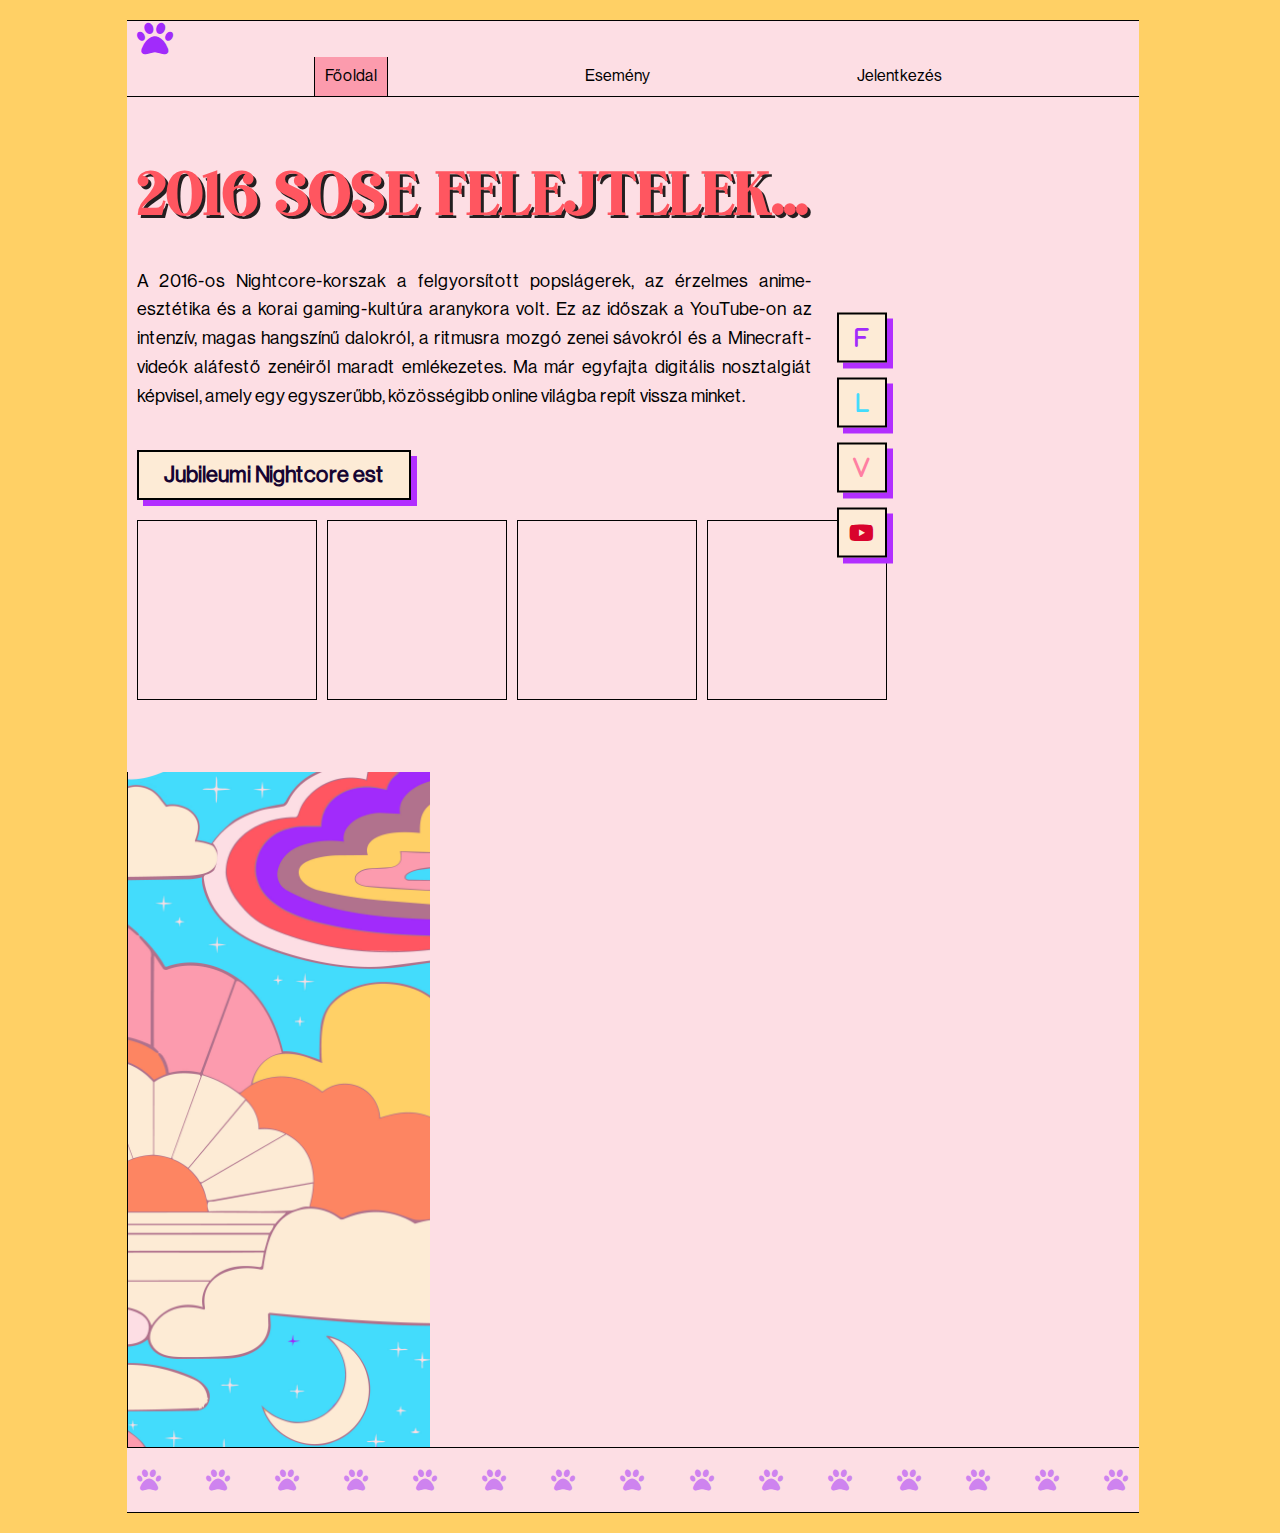
<file: index.html>
<!doctype html>
<html lang="hu">
  <head>
    <meta charset="UTF-8" />
    <meta name="viewport" content="width=device-width, initial-scale=1.0" />
    <title>Főoldal</title>
    <link
      rel="stylesheet"
      href="https://cdnjs.cloudflare.com/ajax/libs/font-awesome/6.4.0/css/all.min.css"
    />
    <link rel="stylesheet" href="css/style.css" />
    <link rel="stylesheet" href="css/layout.css" />
    <link rel="stylesheet" href="css/nav.css" />
  </head>

  <body>
    <main>
      <nav>
        <a id="brand" href="index.html"
          ><i class="fa-solid fa-paw header-icon"></i
        ></a>
        <ul>
          <li class="active"><a href="index.html">Főoldal</a></li>
          <li><a href="event.html">Esemény</a></li>
          <li><a href="form.html">Jelentkezés</a></li>
        </ul>
      </nav>
      <article>
        <h1>2016 sose felejtelek...</h1>
        <p>
          A 2016-os Nightcore-korszak a felgyorsított popslágerek, az érzelmes
          anime-esztétika és a korai gaming-kultúra aranykora volt. Ez az
          időszak a YouTube-on az intenzív, magas hangszínű dalokról, a ritmusra
          mozgó zenei sávokról és a Minecraft-videók aláfestő zenéiről maradt
          emlékezetes. Ma már egyfajta digitális nosztalgiát képvisel, amely egy
          egyszerűbb, közösségibb online világba repít vissza minket.
        </p>
        <div class="icons">
          <ul>
            <li>
              <a href="https://github.com/FruHuszar" target="_blank"
                ><i class="fa-solid fa-f fruzsibaba"></i
              ></a>
            </li>
            <li>
              <a href="https://github.com/hrvthlevi" target="_blank"
                ><i class="fa-solid fa-l levibaba"></i
              ></a>
            </li>
            <li>
              <a href="https://github.com/harnosvandaalina" target="_blank"
                ><i class="fa-solid fa-v vandababa"></i
              ></a>
            </li>
            <li>
              <a
                href="https://www.youtube.com/@ARLyricsNightcore"
                target="_blank"
                ><i class="fa-brands fa-youtube youtube"></i
              ></a>
            </li>
          </ul>
        </div>
        <div class="button">
          <a href="event.html">Jubileumi Nightcore est</a>
        </div>
        <div id="events">
          <div class="love">
              
          </div>
          <div class="love"></div>
          <div class="love"></div>
          <div class="love"></div>
        </div>
      </article>
      <aside></aside>
      <footer>
        <div class="footer-pattern">
          <i class="fa-solid fa-paw"></i>
          <i class="fa-solid fa-paw"></i>
          <i class="fa-solid fa-paw"></i>
          <i class="fa-solid fa-paw"></i>
          <i class="fa-solid fa-paw"></i>
          <i class="fa-solid fa-paw"></i>
          <i class="fa-solid fa-paw"></i>
          <i class="fa-solid fa-paw"></i>
          <i class="fa-solid fa-paw"></i>
          <i class="fa-solid fa-paw"></i>
          <i class="fa-solid fa-paw"></i>
          <i class="fa-solid fa-paw"></i>
          <i class="fa-solid fa-paw"></i>
          <i class="fa-solid fa-paw"></i>
          <i class="fa-solid fa-paw"></i>
        </div>
      </footer>
    </main>
  </body>
</html>
</file>
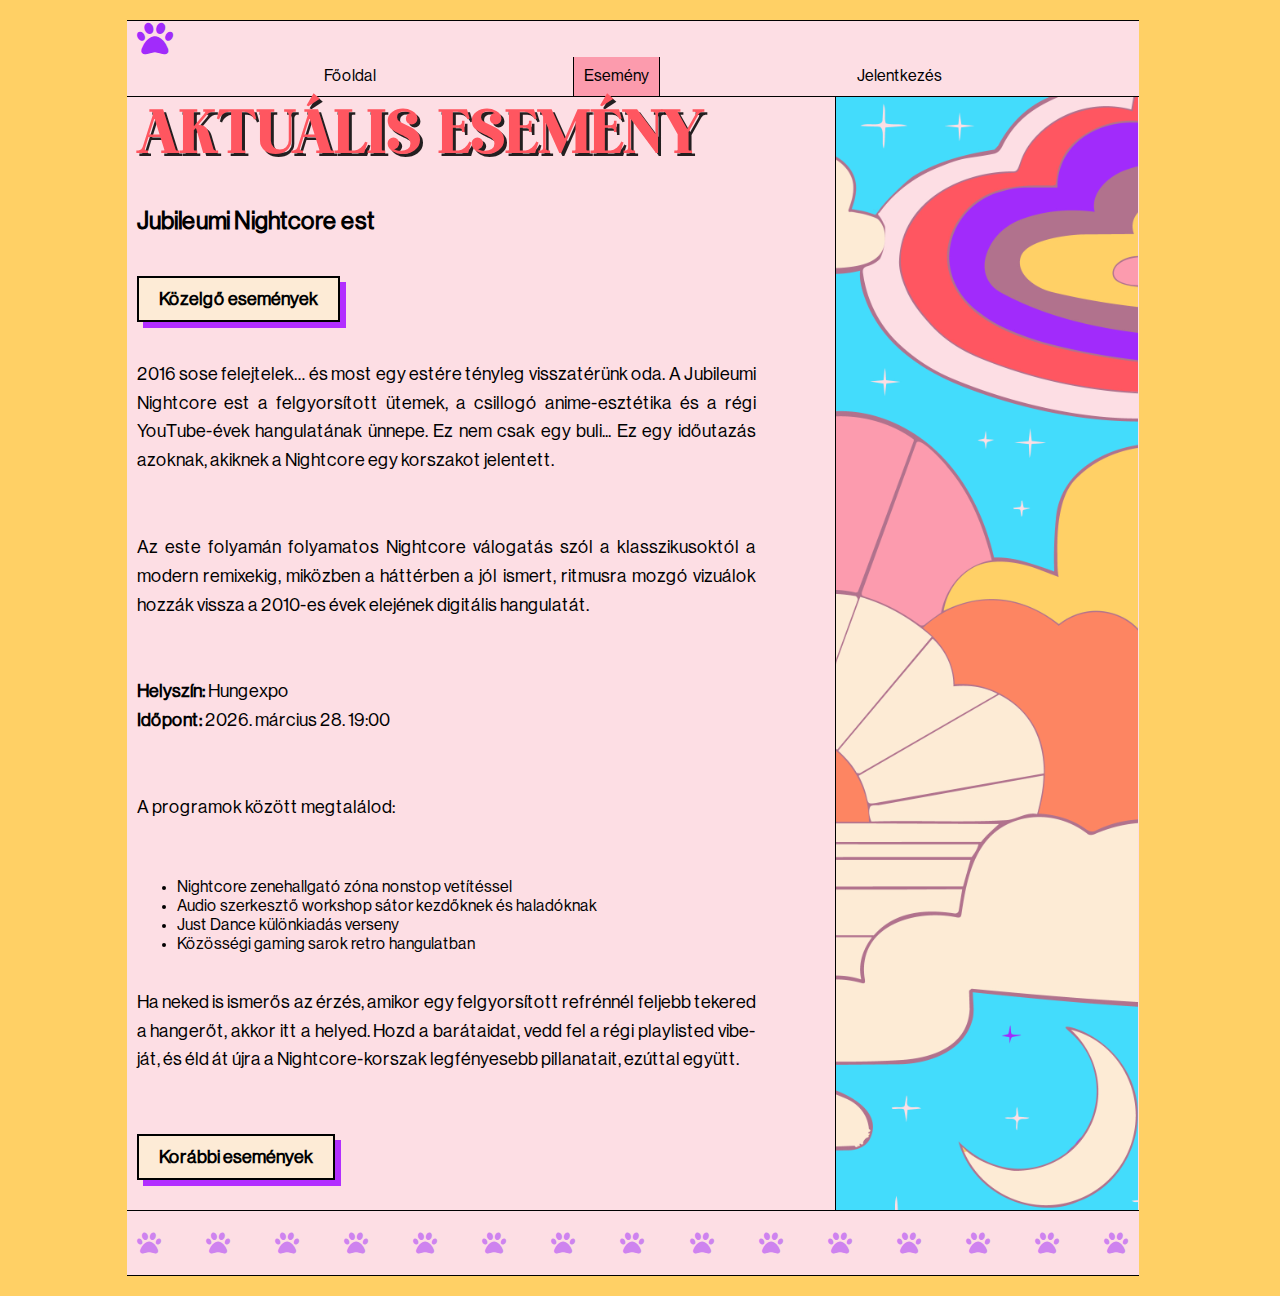
<file: event.html>
<!doctype html>
<html lang="hu">
  <head>
    <meta charset="UTF-8" />
    <meta name="viewport" content="width=device-width, initial-scale=1.0" />
    <title>Főoldal</title>
    <link
      rel="stylesheet"
      href="https://cdnjs.cloudflare.com/ajax/libs/font-awesome/6.4.0/css/all.min.css"
    />
    <link rel="stylesheet" href="css/style.css" />
    <link rel="stylesheet" href="css/layout.css" />
    <link rel="stylesheet" href="css/nav.css" />
    <link rel="stylesheet" href="css/event.css" />
  </head>

  <body>
    <main>
      <nav>
        <a id="brand" href="index.html"
          ><i class="fa-solid fa-paw header-icon"></i
        ></a>
        <ul>
          <li><a href="index.html">Főoldal</a></li>
          <li class="active"><a href="event.html">Esemény</a></li>
          <li><a href="form.html">Jelentkezés</a></li>
        </ul>
      </nav>
      <article>
        <h1>Aktuális esemény</h1>
        <h2>Jubileumi Nightcore est</h2>
        <div class="button-container">
          <a href="#" class="retro-btn">Közelgő események</a>
        </div>

        <p>
          2016 sose felejtelek… és most egy estére tényleg visszatérünk oda. A
          Jubileumi Nightcore est a felgyorsított ütemek, a csillogó
          anime-esztétika és a régi YouTube-évek hangulatának ünnepe. Ez nem
          csak egy buli... Ez egy időutazás azoknak, akiknek a Nightcore egy
          korszakot jelentett.
        </p>
        <p>
          Az este folyamán folyamatos Nightcore válogatás szól a klasszikusoktól
          a modern remixekig, miközben a háttérben a jól ismert, ritmusra mozgó
          vizuálok hozzák vissza a 2010-es évek elejének digitális hangulatát.
        </p>
        <p>
          <strong>Helyszín:</strong> Hungexpo<br />
          <strong>Időpont:</strong> 2026. március 28. 19:00
        </p>
        <p>A programok között megtalálod:</p>
        <ul>
          <li>Nightcore zenehallgató zóna nonstop vetítéssel</li>
          <li>Audio szerkesztő workshop sátor kezdőknek és haladóknak</li>
          <li>Just Dance különkiadás verseny</li>
          <li>Közösségi gaming sarok retro hangulatban</li>
        </ul>
        <p>
          Ha neked is ismerős az érzés, amikor egy felgyorsított refrénnél
          feljebb tekered a hangerőt, akkor itt a helyed. Hozd a barátaidat,
          vedd fel a régi playlisted vibe-ját, és éld át újra a
          Nightcore-korszak legfényesebb pillanatait, ezúttal együtt.
        </p>
        <div class="button-container">
          <a href="#" class="retro-btn">Korábbi események</a>
        </div>
      </article>
      <aside></aside>
      <footer>
        <div class="footer-pattern">
          <i class="fa-solid fa-paw"></i>
          <i class="fa-solid fa-paw"></i>
          <i class="fa-solid fa-paw"></i>
          <i class="fa-solid fa-paw"></i>
          <i class="fa-solid fa-paw"></i>
          <i class="fa-solid fa-paw"></i>
          <i class="fa-solid fa-paw"></i>
          <i class="fa-solid fa-paw"></i>
          <i class="fa-solid fa-paw"></i>
          <i class="fa-solid fa-paw"></i>
          <i class="fa-solid fa-paw"></i>
          <i class="fa-solid fa-paw"></i>
          <i class="fa-solid fa-paw"></i>
          <i class="fa-solid fa-paw"></i>
          <i class="fa-solid fa-paw"></i>
        </div>
      </footer>
    </main>
  </body>
</html>
</file>
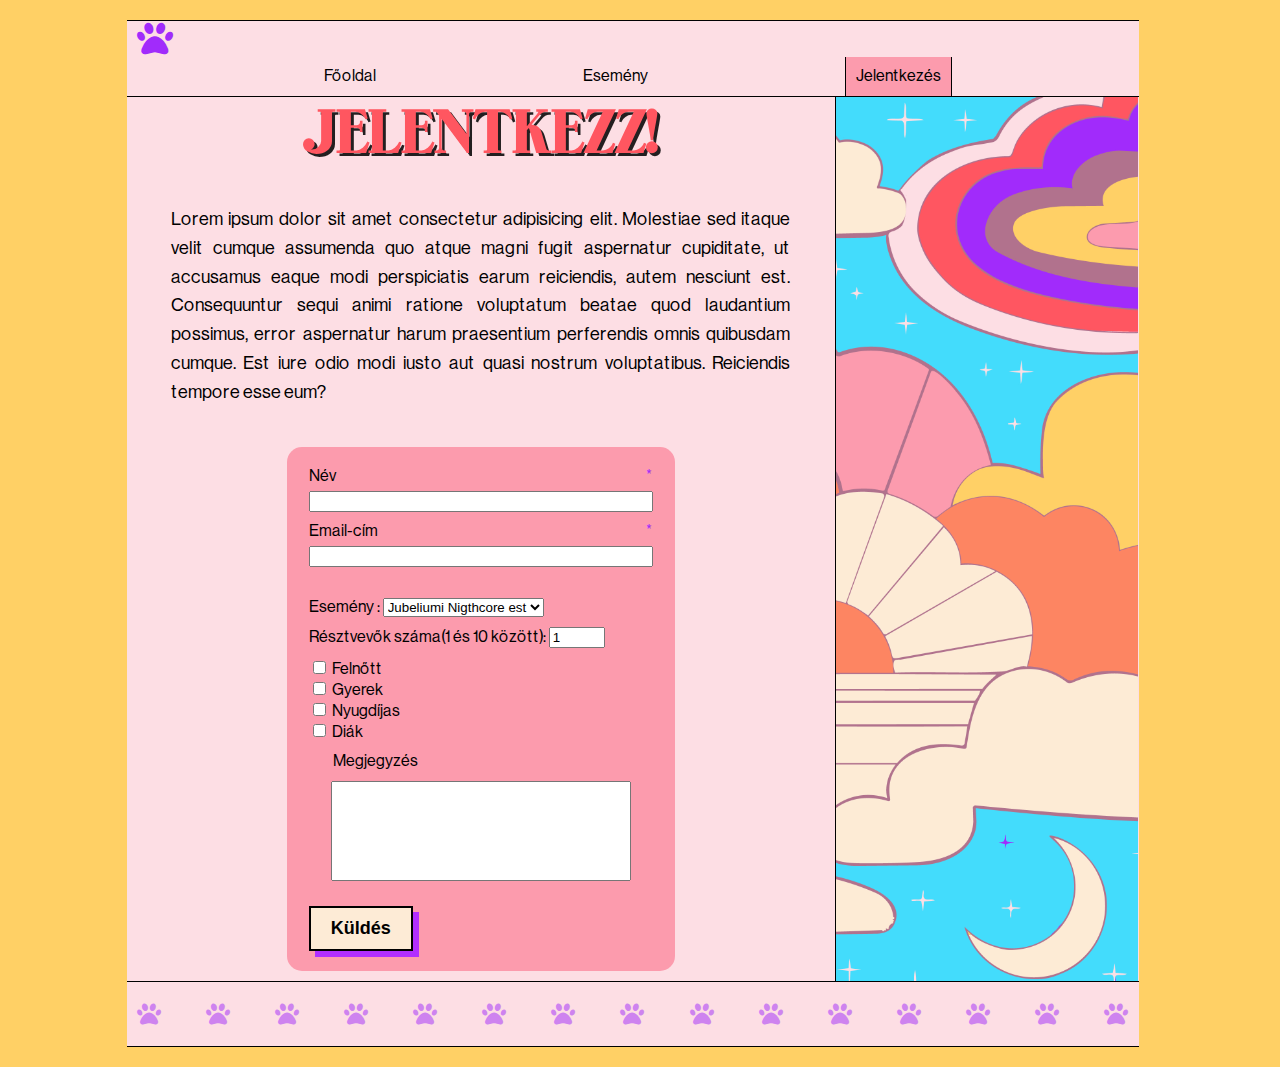
<file: form.html>
<!doctype html>
<html lang="hu">
  <head>
    <meta charset="UTF-8" />
    <meta name="viewport" content="width=device-width, initial-scale=1.0" />
    <title>Jelentkezes</title>
    <link
      rel="stylesheet"
      href="https://cdnjs.cloudflare.com/ajax/libs/font-awesome/6.4.0/css/all.min.css"
    />
    <link rel="stylesheet" href="css/style.css" />
    <link rel="stylesheet" href="css/layout.css" />
    <link rel="stylesheet" href="css/nav.css" />
    <link rel="stylesheet" href="css/form.css">
  </head>

  <body>
    <main>
      <nav>
        <a id="brand" href="index.html"
          ><i class="fa-solid fa-paw header-icon"></i
        ></a>
        <ul>
          <li><a href="index.html">Főoldal</a></li>
          <li><a href="event.html">Esemény</a></li>
          <li class="active"><a href="form.html">Jelentkezés</a></li>
        </ul>
      </nav>
            <article>
        <h1>Jelentkezz!</h1>
        <p>Lorem ipsum dolor sit amet consectetur adipisicing elit. Molestiae sed itaque velit cumque assumenda quo atque magni fugit aspernatur cupiditate, ut accusamus eaque modi perspiciatis earum reiciendis, autem nesciunt est.
        Consequuntur sequi animi ratione voluptatum beatae quod laudantium possimus, error aspernatur harum praesentium perferendis omnis quibusdam cumque. Est iure odio modi iusto aut quasi nostrum voluptatibus. Reiciendis tempore esse eum?</p>
        <form action="">
          <fieldset class="registration">
            <legend></legend>
            <div class="reg">
              <label for="name">Név <span> * </span></label>
              <input
                type="text"
                name="name"
                id="name"
                required
                maxlength="50"
              />
            </div>
            <div class="reg">
              <label for="email_add">Email-cím <span> * </span></label>
              <input type="email" name="email_add" id="email_add" required />
            </div>
          </fieldset>
          <fieldset>
            <legend></legend>
            <div class="event">
              <label for="event">Esemény :</label>
              <select name="event_chose" id="cho">
                <option value="Zambo Jimmy koncert" name="v1">
                  Zámbó Jimmy koncert
                </option>
                <option value="Jubileumi Nigthcore est" selected name="v2">
                  Jubeliumi Nigthcore est
                </option>
                <option value="Ironmouse" name="v3">Ironmouse</option>
                <option value="Be my bad boy veretes" name="v4">
                  Be my bad boy veretés
                </option>
              </select>
            </div>
            <div class="par">
              <label for="participant">Résztvevők száma(1 és 10 között):</label>
              <input
                type="number"
                id="participant"
                name="participant"
                min="1"
                max="10"
                value="1"
              />
            </div>
            <div>
              <input type="checkbox" name="type1" id="type1" value="adult" />
              <label for="t1">Felnőtt</label>
            </div>
            <div>
              <input type="checkbox" name="type2" id="type2" value="child" />
              <label for="t2">Gyerek</label>
            </div>
            <div>
              <input type="checkbox" name="type3" id="type3" value="senior" />
              <label for="t3">Nyugdíjas</label>
            </div>
            <div>
              <input type="checkbox" name="type4" id="type4" value="student" />
              <label for="t4">Diák</label>
            </div>
            <fieldset>
              <legend>Megjegyzés</legend>
              <label for="comment"></label>
              <textarea name="comment" id="comment"></textarea>
            </fieldset>
            <input type="submit" name="send" id="send" value="Küldés" />
          </fieldset>
        </form>
      </article>
      <aside></aside>
      <footer>
        <div class="footer-pattern">
          <i class="fa-solid fa-paw"></i>
          <i class="fa-solid fa-paw"></i>
          <i class="fa-solid fa-paw"></i>
          <i class="fa-solid fa-paw"></i>
          <i class="fa-solid fa-paw"></i>
          <i class="fa-solid fa-paw"></i>
          <i class="fa-solid fa-paw"></i>
          <i class="fa-solid fa-paw"></i>
          <i class="fa-solid fa-paw"></i>
          <i class="fa-solid fa-paw"></i>
          <i class="fa-solid fa-paw"></i>
          <i class="fa-solid fa-paw"></i>
          <i class="fa-solid fa-paw"></i>
          <i class="fa-solid fa-paw"></i>
          <i class="fa-solid fa-paw"></i>
        </div>
      </footer>
    </main>
  </body>
</html>
</file>
<file: css/style.css>
/*minden oldal szinei, betutipusai, kozos*/

:root {
  --color-bg: #ebe9e9;
  --color-purple: #a12bfb;
  --color-dark-pink: #ff7fa2;
  --color-light-pink: #fc9bad;
  --color-baby-pink: #fddee4;
  --color-yellow: #ffd065;
  --color-light-blue: #43dcfc;
  --color-dark-blue: #160432;
  --color-light-orange: #fe8562;
  --color-light-retro: #ff5660;
  --color-shadow-purple: #b22eff;
  --color-light-star: #fdebd6;
  --color-youtube: #d9032d;
  --selector: #b0728d;
  --font-main: NeueHaas;
  --font-heading: Cheva;
}

@font-face {
  font-family: "NeueHaas";
  src: url("../ttf/NeueHaasDisplayRoman.ttf") format("truetype");
  font-weight: normal;
  font-style: normal;
}

@font-face {
  font-family: "Cheva";
  src: url("../ttf/ChevaDisplayDemo.otf") format("opentype");
  font-weight: normal;
  font-style: normal;
}

::selection {
  background-color: var(--selector);
}

::-moz-selection {
  background-color: var(--selector);
}

body {
  background-color: var(--color-yellow);
  font-family: var(--font-main);
}

main {
  background-color: var(--color-baby-pink);
}

nav,
footer {
  border-bottom: 1.5px solid black;
  border-top: 1.5px solid black;
}

aside {
  border-left: 1.5px solid black;
  background-image: url("../img/insp/aside_img.jpg");
  background-size: cover;
  background-position: center;
}
article {
  padding-right: 80px;
  position: relative;
}
article p {
  font-size: 18px;
  line-height: 1.6;
  margin-bottom: 40px;
  max-width: 90%;
  font-weight: 500;
  font-size: 18px;
  line-height: 1.6;
  margin-bottom: 40px;
  font-weight: 500;
}
h1 {
  font-family: var(--font-heading);
  color: var(--color-light-retro);
  font-variant: small-caps;
  font-size: 60px;
  line-height: 1;
  text-transform: uppercase;
  text-shadow: 3px 3px 0px #000000dc;
  margin-top: 0;
  margin-bottom: 20px;
}
footer {
  position: relative;
  overflow: hidden;
}
.footer-pattern {
  display: flex;
  justify-content: space-between;
  width: 100%;
  padding: 10px 0;
  opacity: 0.5;
}
.footer-pattern i {
  color: var(--color-purple);
  font-size: 24px;
}

.header-icon {
  color: var(--color-purple);
  font-size: 36px;
}
.icons {
  position: absolute;
  right: 0;
  top: 50%;
  transform: translateY(-50%);
  width: 60px;
  z-index: 10;
  padding: 15px;
}
.icons ul li a {
  background-color: var(--color-light-star);
  border: 2px solid #000;
  box-shadow: 6px 6px 0px var(--color-shadow-purple);
  font-size: 22px;
  transition:
    transform 0.2s,
    box-shadow 0.2s;
}

.icons ul li a:hover {
  transform: translate(-2px, -2px);
  box-shadow: 8px 8px 0px var(--color-shadow-purple);
}

.icons ul li a:active {
  transform: translate(2px, 2px);
  box-shadow: 2px 2px 0px var(--color-shadow-purple);
}

.fruzsibaba {
  color: var(--color-purple);
}

.levibaba {
  color: var(--color-light-blue);
}

.vandababa {
  color: var(--color-dark-pink);
}

.youtube {
  color: var(--color-youtube);
}
.button a {
  background-color: var(--color-light-star);
  border: 2px solid #000;
  box-shadow: 6px 6px 0px var(--color-shadow-purple);
  font-size: 22px;
  transition:
    transform 0.2s,
    box-shadow 0.2s;
  display: inline-block;
  padding: 10px 25px;
  text-decoration: none;
  color: var(--color-dark-blue);
  cursor: pointer;
  font-weight: bold;
  max-width: 100%;
  box-sizing: border-box;
  white-space: normal;
  text-align: center;
}
.button a:hover {
  transform: translate(-2px, -2px);
  box-shadow: 8px 8px 0px var(--color-shadow-purple);
}

.button a:active {
  transform: translate(2px, 2px);
  box-shadow: 2px 2px 0px var(--color-shadow-purple);
}

/*form*/

form {
  border-radius: 15px;
  background-color: var(--color-light-pink);
}
span {
  color: var(--color-purple);
}

fieldset {
  border: 0;
}

@media (max-width: 1000px) {
  h1 {
    font-size: 35px; 
  }
  article {
    padding-right: 20px;
    padding-bottom: 90px;
    border-right: none;
    border-bottom: 1.5px solid black;
  }
  aside {
    border-left: none;
  }
  .icons {
    top: auto;
    right: auto;
    transform: none !important;
    bottom: 20px;
    left: 0;
  }
  .icons ul {
    flex-direction: row;
    gap: 20px;
  }
}
</file>
<file: css/layout.css>
/*oldalszerkezet készítése minden oldalhoz, kozos*/

* {
  box-sizing: border-box;
}

body {
  min-height: 100vh;
  margin: 20px 0 20px 0;
  display: flex;
  align-items: center;
  justify-content: center;
  flex-wrap: wrap;
}
html {
  scrollbar-gutter: stable;
}

main {
  width: 80%;
  margin: auto;
  min-height: 80vh;
  display: flex;
  flex-wrap: wrap;
  align-content: flex-start;
  padding: 0;
}

nav {
  flex: 0 0 100%;
  margin: 0;
}

article {
  flex: 0 0 70%;
  min-height: 75vh;
  padding: 10px;
  margin: 0;
  position: relative;
  text-align: justify;
  display: flex;
  flex-direction: column;
  justify-content: center;
  align-items: flex-start;
}

#events{
  display: flex;
  flex-direction: row;
  margin-top: 20px;
  gap: 10px;
  
}

.love{
  border: 1px solid black;
  width: 20vh;
  height: 20vh;

}

aside {
  flex: 0 0 30%;
  min-height: 75vh;
  margin: 0;
}

footer {
  flex: 0 0 100%;
  margin: 0;
  padding: 10px;
}
.icons {
  position: absolute;
  right: 0;
  top: 50%;
  transform: translateY(-50%);
  margin-right: 15px;
}
.icons ul {
  list-style: none;
  padding: 0;
  margin: 0;
  display: flex;
  flex-direction: column;
  gap: 15px;
}

.icons ul li a {
  display: flex;
  justify-content: center;
  align-items: center;
  width: 50px;
  height: 50px;
  text-decoration: none;
}
@media (max-width: 1000px) {
  main {
    width: 95%;
    height: auto;
    min-height: auto;
    margin: 0 auto;
  }

  article {
    flex: 0 0 100%;
    min-height: auto;
    padding: 30px 15px !important;
    flex-direction: column;
  }
  aside {
    flex: 0 0 100%;
    height: 300px;
    min-height: 300px;
  }

  .icons {
    position: static !important;
    transform: none !important;
    width: 100%;
    margin-top: 30px;
    padding-left: 0;
    display: flex;
    justify-content: flex-start;
    top: auto;
    right: auto;
    bottom: auto;
    left: auto;
  }

  .icons ul {
    flex-direction: row;
    gap: 20px;
  }
}
</file>
<file: css/nav.css>
/*menu kialakitasa minden oldalhoz*/
nav {
    padding: 0;
}

nav ul {
    display: flex;
    flex-direction: row;
    justify-content: space-evenly;
    align-items: center;
    flex-wrap: wrap;
    list-style: none;
    margin: 0;
    padding: 0;
}

nav li {
    display: flex;
}

nav li.active {
    background-color: var(--color-light-pink);
    border-left: 1px solid black;
    border-right: 1px solid black;
}

nav a {
    padding: 10px;
    color: black;
    text-decoration: none;
}

nav a:hover {
    color: var(--color-light-retro);
    transition: .3s;
}

@media (max-width: 480px) {
    nav ul {
        flex-direction: column;
    }

    nav li {
        width: 100%;
    }
}
</file>
<file: css/event.css>
/*esemenyek elrendezese csak az index.html-hez, levente*/

/*html, body {
    display: block !important;      
    height: auto !important;        
    min-height: 100vh !important;   
    overflow-y: auto !important;   
    padding-top: 20px !important;
    padding-bottom: 20px !important;
}
main {
    height: auto !important;        
    margin: 0 auto !important;      
    max-width: 100%;
}

article {
    height: auto !important;
    overflow: visible !important;  
    display: block !important;
}*/

.button-container {
    margin: 20px 0;
    text-align: center;
}

.retro-btn {
    background-color: var(--color-light-star, #fdebd6);
    border: 2px solid #000;
    box-shadow: 6px 6px 0px var(--color-shadow-purple, #b22eff);
    font-size: 18px;
    padding: 10px 20px;
    text-decoration: none;
    color: black;
    cursor: pointer;
    font-weight: bold;
    display: inline-block;
    transition: transform 0.2s, box-shadow 0.2s;
}

.retro-btn:hover {
    transform: translate(-2px, -2px);
    box-shadow: 8px 8px 0px var(--color-shadow-purple, #b22eff);
}

.retro-btn:active {
    transform: translate(2px, 2px);
    box-shadow: 2px 2px 0px var(--color-shadow-purple, #b22eff);
}
</file>
<file: css/form.css>
/*urlap formazasai - csak az urlaphoz, vanda*/

article{
    display: flex;
    justify-content: center;
    align-items: center;
}

fieldset{
    margin: 10px;
    justify-content: center;
    align-items: center;
}

legend{
    margin-bottom: 5px;
}

input[type=text]{
    width: 100%;
    margin-top: 5px;
    margin-bottom: 10px;
}

input[type=email]{
    width: 100%;
    margin-top: 5px;
}

.event{
    margin-bottom: 10px;
}

.par{
    margin-bottom: 10px;
}

textarea{
    resize: none;
    height: 100px;
    width: 300px;
}

#send{
    background-color: var(--color-light-star, #fdebd6);
    border: 2px solid #000;
    box-shadow: 6px 6px 0px var(--color-shadow-purple, #b22eff);
    font-size: 18px;
    padding: 10px 20px;
    text-decoration: none;
    color: black;
    cursor: pointer;
    font-weight: bold;
    display: inline-block;
    transition: transform 0.2s, box-shadow 0.2s;
}
#send:hover {
    transform: translate(-2px, -2px);
    box-shadow: 8px 8px 0px var(--color-shadow-purple, #b22eff);
}

#send:active {
    transform: translate(2px, 2px);
    box-shadow: 2px 2px 0px var(--color-shadow-purple, #b22eff);
}
</file>
